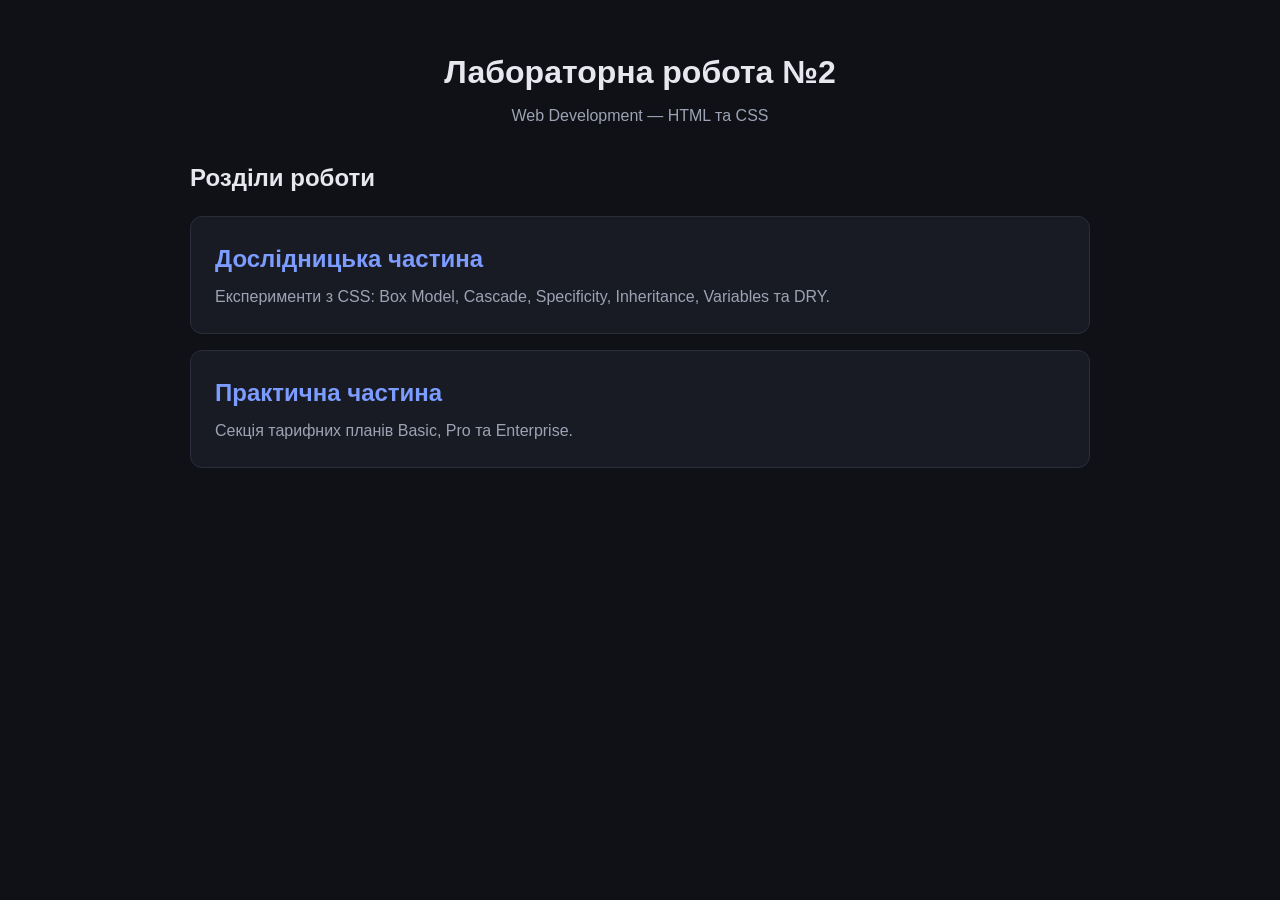
<file: index.html>
<!doctype html>
<html lang="uk">
  <head>
    <meta charset="UTF-8" />
    <meta name="viewport" content="width=device-width, initial-scale=1.0" />

    <title>Лабораторна робота №2</title>

    <style>
      :root {
        --bg-main: #0f1117;
        --bg-card: #181b24;
        --text-main: #e6e8ee;
        --text-muted: #9da3b4;
        --accent: #7c9cff;
        --radius: 12px;
        --space: 16px;
        --font: Arial, sans-serif;
      }

      * {
        box-sizing: border-box;
      }

      body {
        margin: 0;
        min-height: 100vh;
        background: var(--bg-main);
        color: var(--text-main);
        font-family: var(--font);
        line-height: 1.5;
      }

      main {
        width: min(900px, 100% - 32px);
        margin: 0 auto;
        padding: 48px 0;
      }

      header {
        margin-bottom: 32px;
        text-align: center;
      }

      h1 {
        margin: 0 0 8px;
      }

      header p {
        margin: 0;
        color: var(--text-muted);
      }

      .links {
        display: grid;
        gap: var(--space);
      }

      .link-card {
        display: block;
        padding: 24px;
        border: 1px solid #2a2e3a;
        border-radius: var(--radius);
        background: var(--bg-card);
        color: var(--text-main);
        text-decoration: none;
        transition:
          border-color 0.2s ease,
          transform 0.2s ease;
      }

      .link-card:hover {
        border-color: var(--accent);
        transform: translateY(-2px);
      }

      .link-card h2 {
        margin: 0 0 8px;
        color: var(--accent);
      }

      .link-card p {
        margin: 0;
        color: var(--text-muted);
      }
    </style>
  </head>

  <body>
    <main>
      <header>
        <h1>Лабораторна робота №2</h1>
        <p>Web Development — HTML та CSS</p>
      </header>

      <section aria-labelledby="sections-title">
        <h2 id="sections-title">Розділи роботи</h2>

        <div class="links">
          <a class="link-card" href="experiments.html">
            <h2>Дослідницька частина</h2>
            <p>
              Експерименти з CSS: Box Model, Cascade, Specificity, Inheritance, Variables та DRY.
            </p>
          </a>

          <a class="link-card" href="pricing-card.html">
            <h2>Практична частина</h2>
            <p>Секція тарифних планів Basic, Pro та Enterprise.</p>
          </a>
        </div>
      </section>
    </main>
  </body>
</html>
</file>
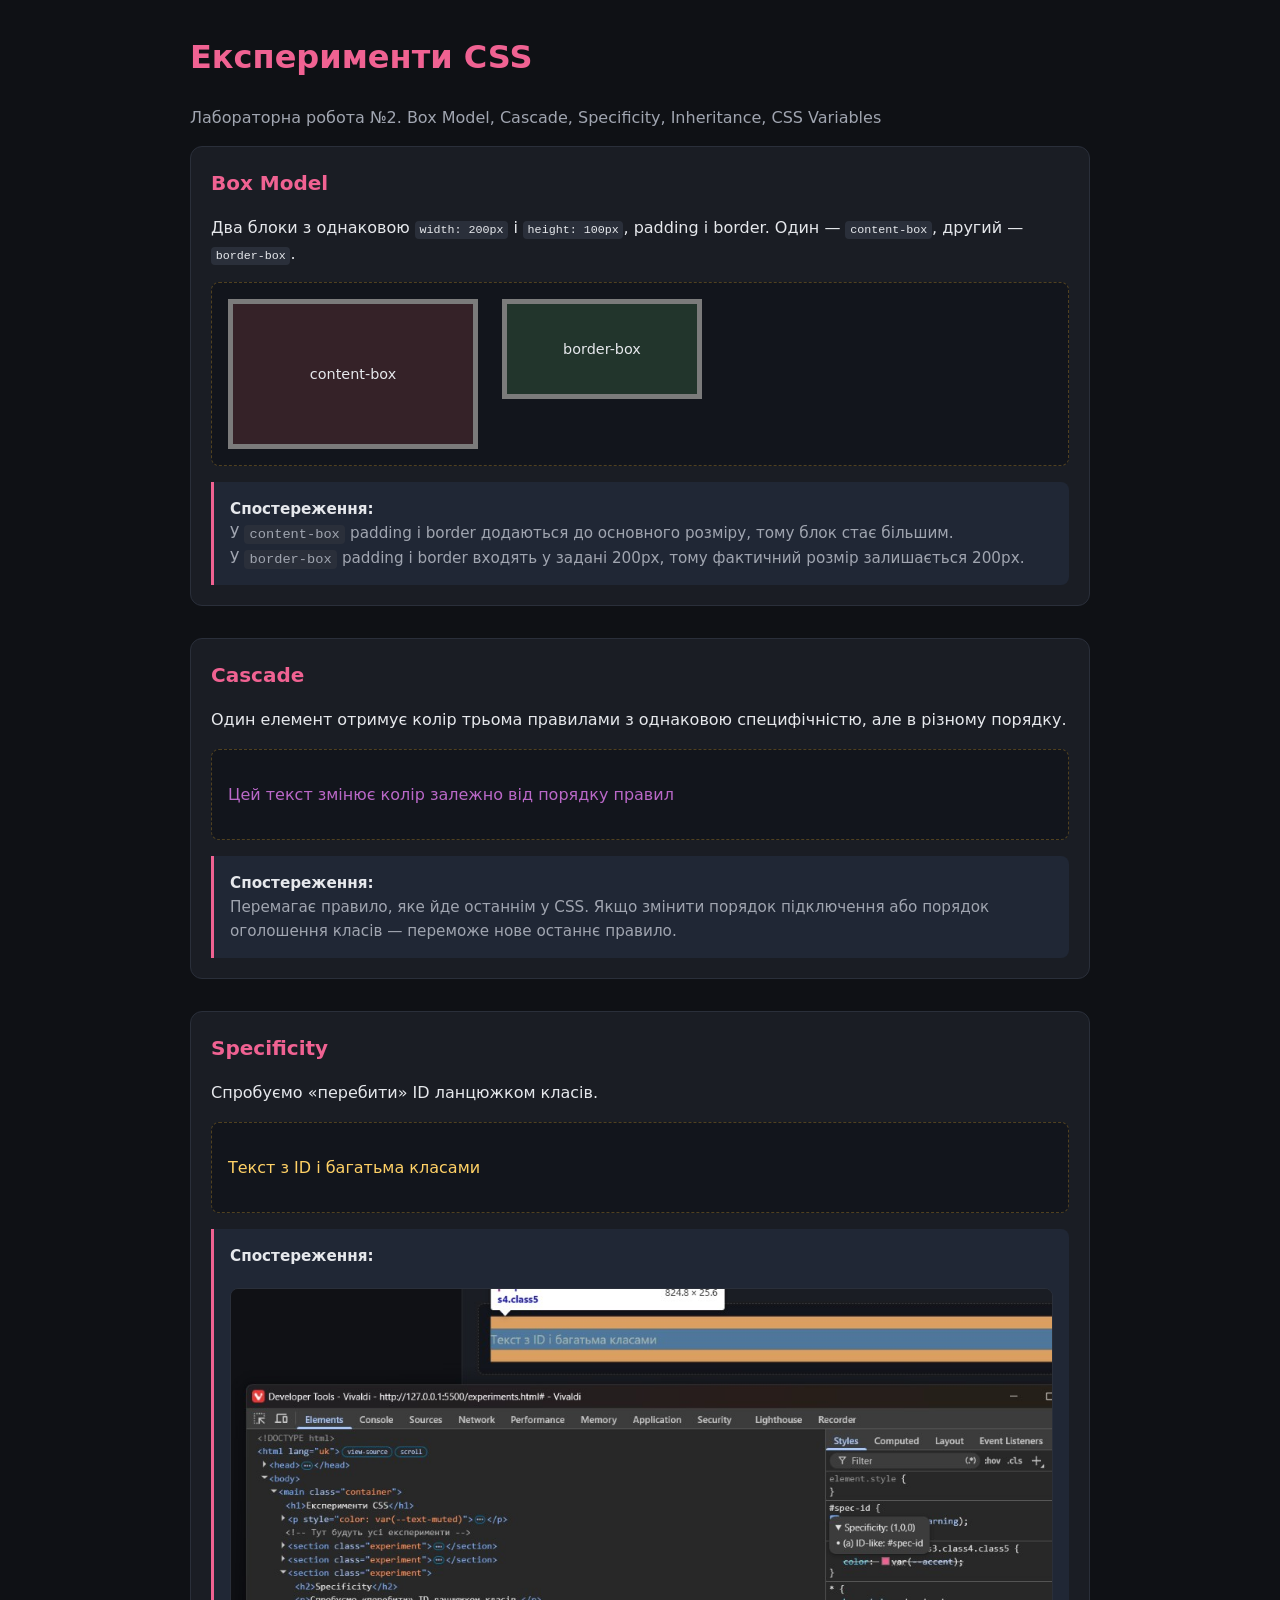
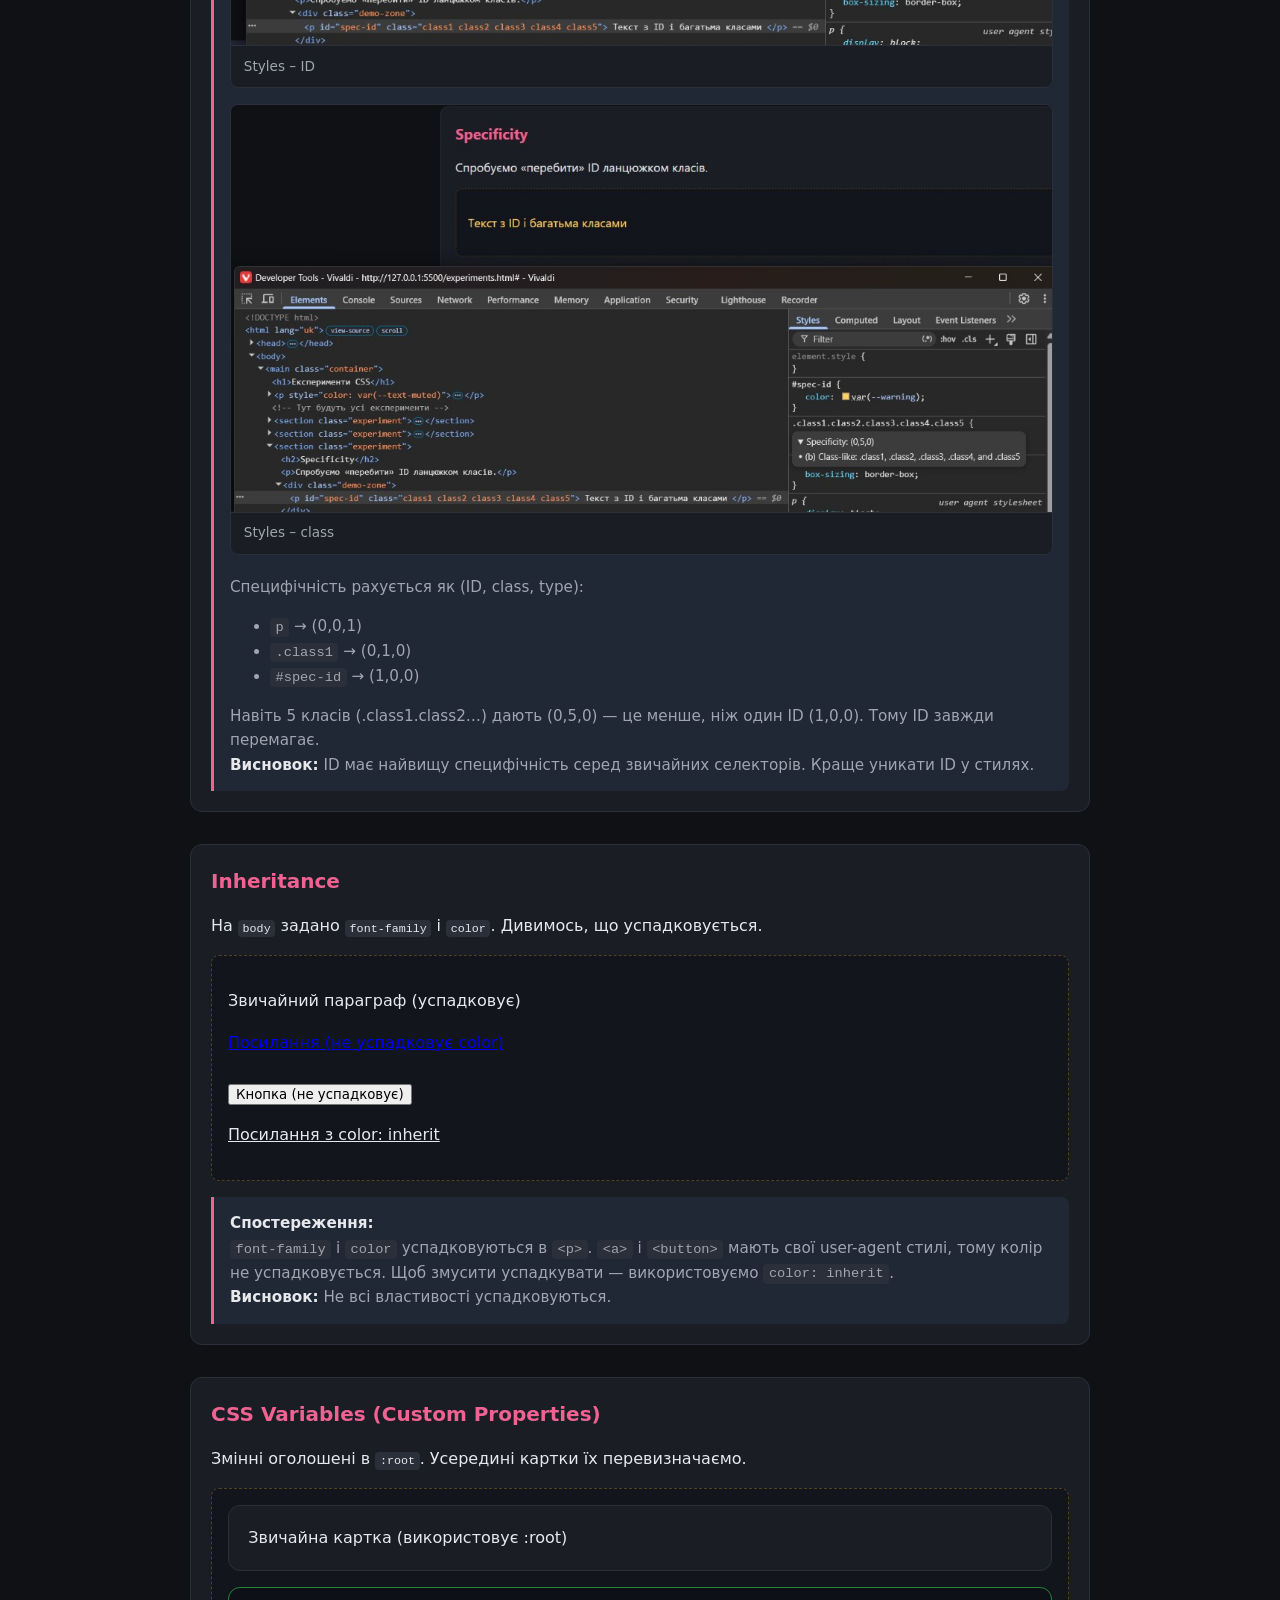
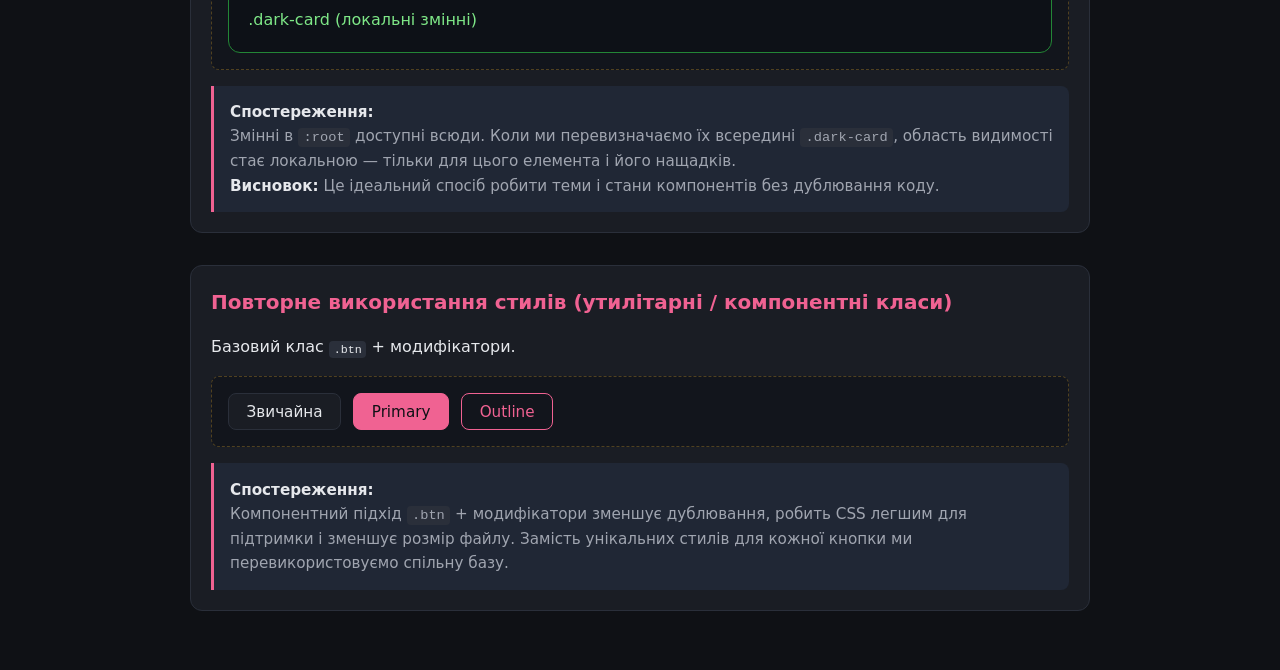
<file: experiments.html>
<!doctype html>
<html lang="uk">
  <head>
    <meta charset="UTF-8" />
    <meta name="viewport" content="width=device-width, initial-scale=1.0" />
    <title>Експерименти CSS — ЛР-2</title>
    <link rel="stylesheet" href="experiments.css" />
    <style>
      /* ===== CSS Variables (темна тема) ===== */
      :root {
        --bg-main: #0f1115;
        --bg-card: #1a1d24;
        --bg-code: #12151c;
        --text-main: #e6e8ec;
        --text-muted: #a0a5b0;
        --accent: #f06292;
        --accent-2: #ba68c8;
        --border: #2a2f3a;
        --danger: #ff6b6b;
        --warning: #ffd166;
        --radius: 12px;
        --space: 1.25rem;
        --font: system-ui, -apple-system, 'Segoe UI', Roboto, sans-serif;
      }

      * {
        box-sizing: border-box;
      }

      body {
        margin: 0;
        font-family: var(--font);
        background: var(--bg-main);
        color: var(--text-main);
        line-height: 1.6;
        padding: 2rem 1rem;
      }

      h1,
      h2,
      h3 {
        margin-top: 0;
        color: var(--accent);
      }

      .container {
        max-width: 900px;
        margin: 0 auto;
      }

      .experiment {
        background: var(--bg-card);
        border: 1px solid var(--border);
        border-radius: var(--radius);
        padding: var(--space);
        margin-bottom: 2rem;
      }

      .experiment h2 {
        margin-bottom: 0.75rem;
        font-size: 1.25rem;
      }

      .demo-zone {
        background: var(--bg-code);
        border: 1px dashed #504120;
        border-radius: 8px;
        padding: 1rem;
        margin: 1rem 0;
      }

      .observation {
        margin-top: 1rem;
        padding: 0.9rem 1rem;
        background: rgba(108, 158, 255, 0.08);
        border-left: 3px solid var(--accent);
        border-radius: 0 8px 8px 0;
        color: var(--text-muted);
        font-size: 0.95rem;
      }

      .observation strong {
        color: var(--text-main);
      }

      code {
        background: #2a2f3a;
        padding: 0.15em 0.4em;
        border-radius: 4px;
        font-size: 0.9em;
      }

      .images {
        display: grid;
        grid-template-columns: 1fr;
        gap: 1rem;
        margin: 1.25rem 0;
      }

      .images figure {
        margin: 0;
        background: var(--bg-card);
        border: 1px solid var(--border);
        border-radius: 8px;
        overflow: hidden;
      }

      .images img {
        width: 100%;
        height: auto;
        display: block;
      }

      .images figcaption {
        padding: 0.6rem 0.8rem;
        font-size: 0.85rem;
        color: var(--text-muted);
        border-top: 1px solid var(--border);
      }

      /* --- 1. Box Model -- */

      .box {
        width: 200px;
        height: 100px;
        padding: 20px;
        border: 5px solid #7b7b7b;
        display: flex;
        align-items: center;
        justify-content: center;
        font-size: 0.9rem;
      }

      .content-box {
        box-sizing: content-box;
        background: rgba(255, 107, 107, 0.15);
      }

      .border-box {
        box-sizing: border-box;
        background: rgba(126, 231, 135, 0.15);
      }

      /* --- 2. cascade --- */
      .cascade-demo {
        color: var(--accent);
      }
      .cascade-demo {
        color: var(--accent-2);
      }

      /* --- 3. Specificity --- */

      #spec-id {
        color: var(--warning);
      }

      .class1.class2.class3.class4.class5 {
        color: var(--accent);
      }

      /* --- 4. Inheritance --- */

      .inherit-link {
        color: inherit;
      }

      .inherit-demo button {
        font-family: inherit;
      }

      /* --- 5. CSS Variables --- */

      .card {
        padding: 1.2rem;
        border-radius: var(--radius);
        background: var(--bg-card);
        border: 1px solid var(--border);
        color: var(--text-main);
      }

      .dark-card {
        --bg-card: #0d1117;
        --text-main: #7ee787;
        --border: #238636;
      }

      /* --- 6. Повторне використання стилів і рефакторинг --- */
      .btn {
        display: inline-flex;
        align-items: center;
        justify-content: center;
        padding: 0.55rem 1.1rem;
        border-radius: 8px;
        border: 1px solid var(--border);
        background: var(--bg-card);
        color: var(--text-main);
        font-family: inherit;
        font-size: 0.95rem;
        cursor: pointer;
        transition: 0.15s ease;
      }

      .btn:active {
        transform: scale(0.97);
      }

      .btn:hover {
        border-color: var(--accent);
      }

      .btn-primary {
        background: var(--accent);
        border-color: var(--accent);
        color: var(--bg-main);
      }

      .btn-outline {
        background: transparent;
        border-color: var(--accent);
        color: var(--accent);
      }
    </style>
  </head>
  <body>
    <main class="container">
      <h1>Експерименти CSS</h1>
      <p style="color: var(--text-muted)">
        Лабораторна робота №2. Box Model, Cascade, Specificity, Inheritance, CSS Variables
      </p>

      <!-- Тут будуть усі експерименти -->
      <section class="experiment">
        <h2>Box Model</h2>
        <p>
          Два блоки з однаковою <code>width: 200px</code> і <code>height: 100px</code>, padding і
          border. Один — <code>content-box</code>, другий — <code>border-box</code>.
        </p>

        <div class="demo-zone" style="display: flex; gap: 1.5rem; flex-wrap: wrap">
          <div class="box content-box">content-box</div>
          <div class="box border-box">border-box</div>
        </div>

        <div class="observation">
          <strong>Спостереження:</strong><br />
          У <code>content-box</code> padding і border додаються до основного розміру, тому блок стає
          більшим.<br />
          У <code>border-box</code> padding і border входять у задані 200px, тому фактичний розмір
          залишається 200px. <br />
        </div>
      </section>

      <section class="experiment">
        <h2>Cascade</h2>
        <p>
          Один елемент отримує колір трьома правилами з однаковою специфічністю, але в різному
          порядку.
        </p>

        <div class="demo-zone">
          <p class="cascade-demo">Цей текст змінює колір залежно від порядку правил</p>
        </div>

        <div class="observation">
          <strong>Спостереження:</strong><br />
          Перемагає правило, яке йде останнім у CSS. Якщо змінити порядок підключення або порядок
          оголошення класів — переможе нове останнє правило.
        </div>
      </section>

      <section class="experiment">
        <h2>Specificity</h2>
        <p>Спробуємо «перебити» ID ланцюжком класів.</p>

        <div class="demo-zone">
          <p id="spec-id" class="class1 class2 class3 class4 class5">
            Текст з ID і багатьма класами
          </p>
        </div>

        <div class="observation">
          <strong>Спостереження:</strong><br />

          <div class="images">
            <figure>
              <img src="attachment/Specificity1.jpg" alt="Скріншот Styles ID" />
              <figcaption>Styles – ID</figcaption>
            </figure>
            <figure>
              <img src="attachment/Specificity2.jpg" alt="Скріншот Styles clss" />
              <figcaption>Styles – class</figcaption>
            </figure>
          </div>

          Специфічність рахується як (ID, class, type):
          <ul>
            <li><code>p</code> → (0,0,1)</li>
            <li><code>.class1</code> → (0,1,0)</li>
            <li><code>#spec-id</code> → (1,0,0)</li>
          </ul>
          Навіть 5 класів (.class1.class2…) дають (0,5,0) — це менше, ніж один ID (1,0,0). Тому ID
          завжди перемагає. <br />
          <strong>Висновок:</strong> ID має найвищу специфічність серед звичайних селекторів. Краще
          уникати ID у стилях.
        </div>
      </section>

      <section class="experiment">
        <h2>Inheritance</h2>
        <p>
          На <code>body</code> задано <code>font-family</code> і <code>color</code>. Дивимось, що
          успадковується.
        </p>

        <div class="demo-zone inherit-demo">
          <p>Звичайний параграф (успадковує)</p>
          <a href="#">Посилання (не успадковує color)</a><br /><br />
          <button>Кнопка (не успадковує)</button>
          <p>
            <a href="#" class="inherit-link">Посилання з color: inherit</a>
          </p>
        </div>

        <div class="observation">
          <strong>Спостереження:</strong><br />
          <code>font-family</code> і <code>color</code> успадковуються в <code>&lt;p&gt;</code>.
          <code>&lt;a&gt;</code> і <code>&lt;button&gt;</code> мають свої user-agent стилі, тому
          колір не успадковується. Щоб змусити успадкувати — використовуємо
          <code>color: inherit</code>. <br />
          <strong>Висновок:</strong> Не всі властивості успадковуються.
        </div>
      </section>

      <section class="experiment">
        <h2>CSS Variables (Custom Properties)</h2>
        <p>Змінні оголошені в <code>:root</code>. Усередині картки їх перевизначаємо.</p>

        <div class="demo-zone">
          <div class="card">Звичайна картка (використовує :root)</div>
          <div class="card dark-card" style="margin-top: 1rem">.dark-card (локальні змінні)</div>
        </div>

        <div class="observation">
          <strong>Спостереження:</strong><br />
          Змінні в <code>:root</code> доступні всюди. Коли ми перевизначаємо їх всередині
          <code>.dark-card</code>, область видимості стає локальною — тільки для цього елемента і
          його нащадків. <br />
          <strong>Висновок:</strong> Це ідеальний спосіб робити теми і стани компонентів без
          дублювання коду.
        </div>
      </section>

      <section class="experiment">
        <h2>Повторне використання стилів (утилітарні / компонентні класи)</h2>
        <p>Базовий клас <code>.btn</code> + модифікатори.</p>

        <div class="demo-zone" style="display: flex; gap: 0.75rem; flex-wrap: wrap">
          <button class="btn">Звичайна</button>
          <button class="btn btn-primary">Primary</button>
          <button class="btn btn-outline">Outline</button>
        </div>

        <div class="observation">
          <strong>Спостереження:</strong><br />
          Компонентний підхід <code>.btn</code> + модифікатори зменшує дублювання, робить CSS легшим
          для підтримки і зменшує розмір файлу. Замість унікальних стилів для кожної кнопки ми
          перевикористовуємо спільну базу.
        </div>
      </section>
    </main>
  </body>
</html>
</file>
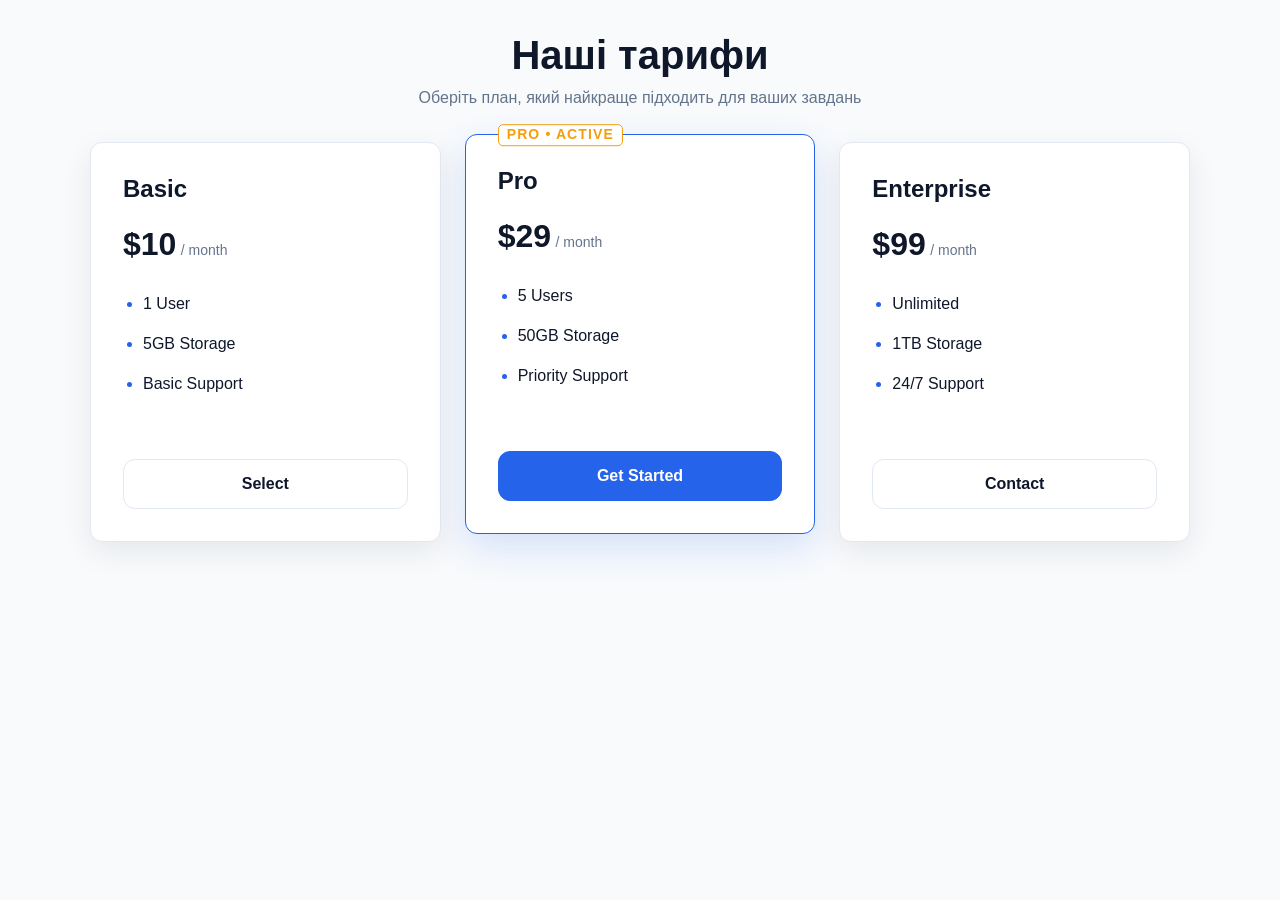
<file: pricing-card.html>
<!doctype html>
<html lang="uk">
  <head>
    <meta charset="UTF-8" />
    <meta name="viewport" content="width=device-width, initial-scale=1.0" />
    <meta name="description" content="Секція тарифних планів: Basic, Pro та Enterprise." />
    <title>Тарифні плани</title>
    <link rel="stylesheet" href="pricing-card.css" />
  </head>
  <body>
    <main>
      <section class="pricing" aria-labelledby="pricing-title">
        <div class="pricing__container">
          <header class="pricing__header">
            <h1 id="pricing-title">Наші тарифи</h1>
            <p>Оберіть план, який найкраще підходить для ваших завдань</p>
          </header>

          <div class="pricing__cards">
            <article class="pricing-card">
              <div>
                <h2 class="pricing-card__title">Basic</h2>
                <p class="pricing-card__price">
                  <span class="pricing-card__amount">$10</span>
                  <span class="pricing-card__period">/ month</span>
                </p>

                <ul class="pricing-card__features">
                  <li>1 User</li>
                  <li>5GB Storage</li>
                  <li>Basic Support</li>
                </ul>
              </div>

              <button class="btn btn--outline" type="button">Select</button>
            </article>

            <article class="pricing-card pricing-card--featured">
              <span class="pricing-card__badge">PRO • ACTIVE</span>

              <div>
                <h2 class="pricing-card__title">Pro</h2>
                <p class="pricing-card__price">
                  <span class="pricing-card__amount">$29</span>
                  <span class="pricing-card__period">/ month</span>
                </p>

                <ul class="pricing-card__features">
                  <li>5 Users</li>
                  <li>50GB Storage</li>
                  <li>Priority Support</li>
                </ul>
              </div>

              <button class="btn btn--primary" type="button">Get Started</button>
            </article>

            <article class="pricing-card">
              <div>
                <h2 class="pricing-card__title">Enterprise</h2>
                <p class="pricing-card__price">
                  <span class="pricing-card__amount">$99</span>
                  <span class="pricing-card__period">/ month</span>
                </p>

                <ul class="pricing-card__features">
                  <li>Unlimited</li>
                  <li>1TB Storage</li>
                  <li>24/7 Support</li>
                </ul>
              </div>

              <button class="btn btn--outline" type="button">Contact</button>
            </article>
          </div>
        </div>
      </section>
    </main>
  </body>
</html>
</file>
<file: experiments.css>
.cascade-demo {
  color: var(--warning);
}
</file>
<file: pricing-card.css>
:root {
  --color-primary: #2563eb;
  --color-primary-hover: #1d4ed8;
  --color-surface: #ffffff;
  --color-background: #f8fafc;
  --color-text-main: #0f172a;
  --color-text-muted: #64748b;
  --color-border: #e2e8f0;
  --color-accent: #f59e0b;

  --font-family-base: 'Inter', sans-serif;
  --font-size-base: 16px;
  --font-size-h1: 2.5rem;
  --font-size-h2: 1.5rem;
  --font-size-small: 0.875rem;
  --font-size-h1-mobile: 2rem;

  --spacing-sm: 8px;
  --spacing-md: 16px;
  --spacing-lg: 24px;
  --spacing-xl: 32px;
  --border-radius: 12px;
  --border-radius-badge: 5px;

  --content-width: 1100px;
  --card-width: 320px;
  --shadow-card: 0 10px 30px rgb(15 23 42 / 0.08);
  --shadow-featured: 0 14px 36px rgb(37 99 235 / 0.16);
}

*,
*::before,
*::after {
  box-sizing: border-box;
}

html {
  font-size: var(--font-size-base);
}

body {
  min-width: 320px;
  min-height: 100vh;
  margin: 0;
  background: var(--color-background);
  color: var(--color-text-main);
  font-family: var(--font-family-base);
  line-height: 1.5;
}

button,
input,
textarea,
select {
  font: inherit;
}

button {
  color: inherit;
}

.pricing {
  padding: var(--spacing-xl) var(--spacing-lg);
}

.pricing__container {
  width: min(100%, var(--content-width));
  margin-inline: auto;
}

.pricing__header {
  margin-bottom: var(--spacing-xl);
  text-align: center;
}

.pricing__header h1 {
  margin: 0 0 var(--spacing-sm);
  font-size: var(--font-size-h1);
  line-height: 1.15;
}

.pricing__header p {
  max-width: 650px;
  margin: 0 auto;
  color: var(--color-text-muted);
}

.pricing__cards {
  display: flex;
  justify-content: center;
  align-items: stretch;
  gap: var(--spacing-lg);
}

.pricing-card {
  position: relative;

  display: flex;
  flex: 1 1 var(--card-width);
  flex-direction: column;
  width: var(--card-width);
  min-height: 400px;
  padding: var(--spacing-xl);
  border: 1px solid var(--color-border);
  border-radius: var(--border-radius);
  background: var(--color-surface);
  box-shadow: var(--shadow-card);
}

.pricing-card__title {
  margin: 0 0 var(--spacing-md);
  font-size: var(--font-size-h2);
  line-height: 1.2;
}

.pricing-card__price {
  margin: 0 0 var(--spacing-lg);
}

.pricing-card__amount {
  font-size: 2rem;
  font-weight: 700;
}

.pricing-card__period {
  color: var(--color-text-muted);
  font-size: var(--font-size-small);
}

.pricing-card__features {
  display: grid;
  gap: var(--spacing-md);
  margin: 0;
  padding-left: 20px;
}

.pricing-card__features li::marker {
  color: var(--color-primary);
}

.pricing-card__badge {
  position: absolute;
  top: 0;
  left: var(--spacing-xl);
  transform: translateY(-50%);

  padding: 0 var(--spacing-sm);

  background: var(--color-surface);
  color: var(--color-accent);
  font-size: var(--font-size-small);
  font-weight: 700;
  line-height: 1.4;
  letter-spacing: 0.08em;
  border: 1px solid var(--color-accent);
  border-radius: var(--border-radius-badge);
}

.pricing-card--featured {
  border-color: var(--color-primary);
  box-shadow: var(--shadow-featured);
  transform: translateY(-8px);
}

.btn {
  width: 100%;
  margin-top: auto;
  padding: 12px var(--spacing-lg);
  border: 1px solid transparent;
  border-radius: var(--border-radius);
  cursor: pointer;
  font-weight: 600;
  transition:
    background-color 0.2s ease,
    border-color 0.2s ease,
    color 0.2s ease;
}

.btn--primary {
  border-color: var(--color-primary);
  background: var(--color-primary);
  color: var(--color-surface);
}

.btn--primary:hover {
  border-color: var(--color-primary-hover);
  background: var(--color-primary-hover);
}

.btn--outline {
  border-color: var(--color-border);
  background: var(--color-surface);
  color: var(--color-text-main);
}

.btn--outline:hover {
  border-color: var(--color-primary);
  color: var(--color-primary);
}

.btn:focus-visible {
  outline: 3px solid rgb(37 99 235 / 0.3);
  outline-offset: 2px;
}

@media (max-width: 767px) {
  .pricing {
    padding: var(--spacing-xl) var(--spacing-md);
  }

  .pricing__header {
    margin-bottom: var(--spacing-lg);
  }

  .pricing__header h1 {
    font-size: var(--font-size-h1-mobile);
  }

  .pricing__cards {
    flex-direction: column;
    align-items: stretch;
  }

  .pricing-card {
    width: 100%;
    min-height: auto;
  }

  .pricing-card--featured {
    transform: none;
  }
}
</file>
